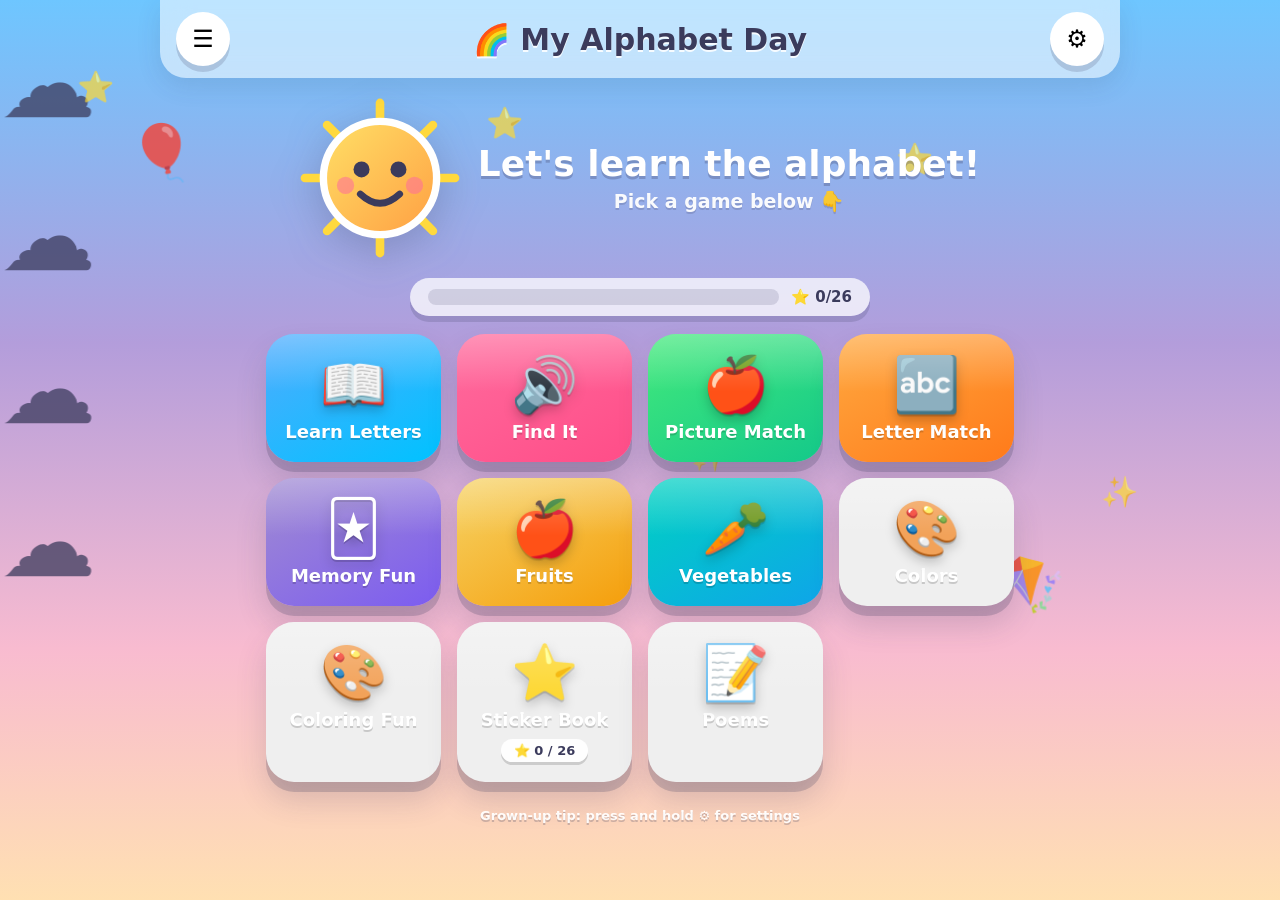
<file: index.html>
<!DOCTYPE html>
<html lang="en">
<head>
  <meta charset="utf-8">
  <meta name="viewport" content="width=device-width, initial-scale=1, maximum-scale=1, user-scalable=no, viewport-fit=cover">
  <title>My Alphabet Day — Alphabet Fun for Little Learners</title>
  <meta name="description" content="A colorful alphabet game for 3-year-olds, built around everyday essentials like milk, toothbrush and soap.">
  <meta name="theme-color" content="#aee9ff">
  <meta name="mobile-web-app-capable" content="yes">
  <meta name="apple-mobile-web-app-capable" content="yes">
  <meta name="apple-mobile-web-app-status-bar-style" content="default">
  <meta name="apple-mobile-web-app-title" content="Alphabet Day">
  <link rel="stylesheet" href="style.css">
</head>
<body>

  <div id="bg" aria-hidden="true"></div>

  <header id="topbar">
    <button id="menuBtn" class="icon-btn" aria-label="Menu">☰</button>
    <button id="backBtn" class="icon-btn hidden" aria-label="Go back">←</button>
    <h1 id="title">My Alphabet Day</h1>
    <button id="parentBtn" class="icon-btn" aria-label="Grown-up settings, press and hold">⚙️</button>
  </header>

  <div id="sidebarOverlay" class="sidebar-overlay hidden"></div>
  <aside id="sidebar" class="sidebar hidden">
    <div class="sidebar-header">
      <span class="sidebar-avatar" id="sidebarAvatar">👤</span>
      <div class="sidebar-user">
        <span class="sidebar-name" id="sidebarName">Guest</span>
        <span class="sidebar-status" id="sidebarStatus">Not logged in</span>
      </div>
      <button id="sidebarClose" class="sidebar-close" aria-label="Close menu">✕</button>
    </div>
    <nav class="sidebar-nav">
      <button class="sidebar-link" data-go="home">🏠 Home</button>
      <button class="sidebar-link" data-go="profile">👤 Profile</button>
      <button class="sidebar-link" data-go="fruits">🍎 Fruits</button>
      <button class="sidebar-link" data-go="vegetables">🥕 Vegetables</button>
      <button class="sidebar-link" data-go="colors">🎨 Colors</button>
      <button class="sidebar-link" data-go="poems">📝 Poems</button>
      <button class="sidebar-link" data-go="stickers">⭐ Stickers</button>
    </nav>
    <div class="sidebar-actions">
      <button id="sidebarLogin" class="sidebar-btn">🔑 Login / Switch Player</button>
      <button id="sidebarLogout" class="sidebar-btn hidden">🚪 Logout</button>
      <button id="sidebarSpeech" class="sidebar-btn">🔊 Speech: On</button>
      <button id="sidebarReset" class="sidebar-btn warn">🧹 Reset Progress</button>
    </div>
  </aside>

  <main id="screen"></main>

  <div id="fx" aria-hidden="true"></div>

  <div id="parentModal" class="modal hidden">
    <div class="modal-box">
      <h2>👨‍👩‍👧 Grown-ups only</h2>
      <p class="modal-note">Press and hold the ⚙️ button for 3 seconds to reopen this menu.</p>
      <button id="speechToggle" class="p-btn">🔊 Speech: On</button>
      <button id="switchBtn" class="p-btn hidden">🔄 Switch player</button>
      <button id="resetBtn" class="p-btn warn">🧹 Reset all progress</button>
      <button id="closeParent" class="p-btn plain">Close</button>
    </div>
  </div>

  <noscript>
    <p style="text-align:center;font-size:20px;padding:40px">Please enable JavaScript to play.</p>
  </noscript>

  <script src="data.js"></script>
  <script src="game.js"></script>
</body>
</html>
</file>
<file: style.css>
/* ============================================================
   My Alphabet Day — v2 playful redesign
   Sky-candy scene, gradient tiles, mascot, springy motion
   ============================================================ */

:root {
  --pink:   #ff6b9d;
  --yellow: #ffd93d;
  --green:  #6bcb77;
  --blue:   #4d96ff;
  --orange: #ff9f43;
  --purple: #a78bfa;
  --ink:    #3b3b5c;
  --paper:  #ffffff;
  --good:   #d9f7e2;
  --spring: cubic-bezier(0.34, 1.56, 0.64, 1);
  --shadow: 0 6px 0 rgba(59, 59, 92, 0.18);
}

* { box-sizing: border-box; -webkit-tap-highlight-color: transparent; }

html, body { height: 100%; }

body {
  margin: 0;
  font-family: ui-rounded, "SF Pro Rounded", "Segoe UI", system-ui, -apple-system, sans-serif;
  color: var(--ink);
  background: linear-gradient(180deg, #6ec6ff 0%, #b39ddb 38%, #f8bbd0 72%, #ffe0b2 100%);
  background-attachment: fixed;
  min-height: 100vh;
  user-select: none;
  -webkit-user-select: none;
  touch-action: manipulation;
  overflow-x: hidden;
}

button {
  font-family: inherit;
  touch-action: manipulation;
}
button:focus-visible { outline: 3px solid var(--blue); outline-offset: 2px; }

.hidden { display: none !important; }

/* ---------------- floating background scene ---------------- */

#bg {
  position: fixed;
  inset: 0;
  pointer-events: none;
  z-index: 0;
  overflow: hidden;
}

#bg .deco {
  position: absolute;
  top: -12%;
  will-change: transform;
  line-height: 1;
}
#bg .deco.cloud   { font-size: clamp(46px, 9vw, 96px); opacity: 0.75; animation: drift linear infinite; }
#bg .deco.balloon { font-size: clamp(30px, 5vw, 54px); opacity: 0.8;  animation: sway ease-in-out infinite alternate; }
#bg .deco.spark   { font-size: clamp(18px, 3vw, 30px); opacity: 0.7;  animation: twinkle ease-in-out infinite; }
#bg .deco.bubble {
  border-radius: 50%;
  background: radial-gradient(circle at 32% 30%, rgba(255, 255, 255, 0.9), rgba(255, 255, 255, 0.25));
  border: 2px solid rgba(255, 255, 255, 0.65);
  animation: rise linear infinite;
}

@keyframes drift {
  from { transform: translateX(-18vw); }
  to   { transform: translateX(118vw); }
}
@keyframes sway {
  from { transform: translateY(0) rotate(-6deg); }
  to   { transform: translateY(34px) rotate(6deg); }
}
@keyframes twinkle {
  0%, 100% { transform: scale(0.7); opacity: 0.35; }
  50%      { transform: scale(1.2); opacity: 0.9; }
}
@keyframes rise {
  from { transform: translateY(0); }
  to   { transform: translateY(-115vh); }
}

/* ---------------- top bar ---------------- */

#topbar {
  position: sticky;
  top: 0;
  z-index: 40;
  display: flex;
  align-items: center;
  gap: 12px;
  padding: max(12px, env(safe-area-inset-top)) 16px 12px;
  max-width: 960px;
  margin: 0 auto;
  background: rgba(255, 255, 255, 0.55);
  backdrop-filter: blur(14px);
  -webkit-backdrop-filter: blur(14px);
  border-radius: 0 0 26px 26px;
  box-shadow: 0 8px 24px rgba(59, 59, 92, 0.12);
}

#title {
  flex: 1;
  text-align: center;
  font-size: clamp(20px, 4vw, 30px);
  font-weight: 900;
  margin: 0;
  text-shadow: 0 2px 0 rgba(255, 255, 255, 0.85);
}

.icon-btn {
  width: 54px;
  height: 54px;
  flex: 0 0 54px;
  border: none;
  border-radius: 50%;
  background: var(--paper);
  box-shadow: var(--shadow);
  font-size: 24px;
  cursor: pointer;
  display: flex;
  align-items: center;
  justify-content: center;
  position: relative;
  overflow: hidden;
  transition: transform 0.15s var(--spring);
}
.icon-btn:active { transform: translateY(4px) scale(0.96); box-shadow: 0 2px 0 rgba(59, 59, 92, 0.18); }

.icon-btn.holding::after {
  content: "";
  position: absolute;
  inset: 0;
  background: rgba(77, 150, 255, 0.4);
  animation: fillHold 3s linear forwards;
}
@keyframes fillHold { from { clip-path: inset(0 100% 0 0); } to { clip-path: inset(0 0 0 0); } }

/* ---------------- screens ---------------- */

#screen {
  position: relative;
  z-index: 1;
  padding-bottom: max(48px, env(safe-area-inset-bottom));
  max-width: 960px;
  margin: 0 auto;
}
#screen > * { animation: fadeInUp 0.4s var(--spring) both; }

@keyframes fadeInUp {
  from { opacity: 0; transform: translateY(22px); }
  to   { opacity: 1; transform: translateY(0); }
}

/* ---------------- home hero ---------------- */

.hero {
  display: flex;
  align-items: center;
  gap: 18px;
  padding: 20px 20px 6px;
  flex-wrap: wrap;
  justify-content: center;
}

.mascot-svg {
  width: clamp(110px, 24vw, 160px);
  height: auto;
  filter: drop-shadow(0 10px 18px rgba(59, 59, 92, 0.25));
  animation: bob 3s ease-in-out infinite;
}
@keyframes bob {
  0%, 100% { transform: translateY(0) rotate(-2deg); }
  50%      { transform: translateY(-12px) rotate(2deg); }
}

.hero-text { text-align: center; }
.hero-title {
  font-size: clamp(24px, 5vw, 36px);
  font-weight: 900;
  color: #fff;
  text-shadow: 0 3px 0 rgba(59, 59, 92, 0.28);
  line-height: 1.15;
}
.hero-sub {
  margin-top: 6px;
  font-size: clamp(15px, 3vw, 19px);
  font-weight: 800;
  color: rgba(255, 255, 255, 0.95);
  text-shadow: 0 2px 0 rgba(59, 59, 92, 0.2);
}

.mini-progress {
  display: flex;
  align-items: center;
  gap: 12px;
  width: min(460px, calc(100% - 40px));
  margin: 14px auto 4px;
  background: rgba(255, 255, 255, 0.75);
  border-radius: 999px;
  padding: 10px 18px;
  box-shadow: var(--shadow);
}
.mini-bar {
  flex: 1;
  height: 16px;
  border-radius: 999px;
  background: rgba(59, 59, 92, 0.15);
  overflow: hidden;
}
.mini-fill {
  height: 100%;
  border-radius: 999px;
  background: linear-gradient(90deg, #ffd93d, #ff9f43);
  box-shadow: inset 0 -3px 0 rgba(0, 0, 0, 0.12);
  transition: width 0.6s var(--spring);
}
.mini-progress .mini-label { font-weight: 900; font-size: 15px; white-space: nowrap; }

/* ---------------- mode tiles ---------------- */

.mode-grid {
  display: grid;
  grid-template-columns: repeat(auto-fit, minmax(160px, 1fr));
  gap: 16px;
  max-width: 780px;
  margin: 18px auto 0;
  padding: 0 16px;
}

.mode-btn {
  border: none;
  cursor: pointer;
  border-radius: 28px;
  padding: 24px 12px 20px;
  color: #fff;
  font-weight: 900;
  font-size: 18px;
  display: flex;
  flex-direction: column;
  align-items: center;
  gap: 9px;
  position: relative;
  overflow: hidden;
  text-shadow: 0 2px 0 rgba(0, 0, 0, 0.16);
  box-shadow: 0 10px 0 rgba(59, 59, 92, 0.22), 0 18px 30px rgba(59, 59, 92, 0.18);
  transition: transform 0.18s var(--spring), box-shadow 0.18s;
  animation: tileIn 0.5s var(--spring) both;
}
.mode-btn:nth-child(1) { background: linear-gradient(150deg, #4facfe, #00c2ff); animation-delay: 0.03s; }
.mode-btn:nth-child(2) { background: linear-gradient(150deg, #ff6b9d, #ff4d88); animation-delay: 0.09s; }
.mode-btn:nth-child(3) { background: linear-gradient(150deg, #43e97b, #14c98a); animation-delay: 0.15s; }
.mode-btn:nth-child(4) { background: linear-gradient(150deg, #ffa940, #ff7a1a); animation-delay: 0.21s; }
.mode-btn:nth-child(5) { background: linear-gradient(150deg, #a18cd1, #7c5cf0); animation-delay: 0.27s; }
.mode-btn:nth-child(6) { background: linear-gradient(150deg, #f6d365, #f59e0b); animation-delay: 0.33s; }
.mode-btn:nth-child(7) { background: linear-gradient(150deg, #00d2c1, #0ea5e9); animation-delay: 0.39s; }

.mode-btn::after {
  content: "";
  position: absolute;
  inset: 0;
  background: linear-gradient(180deg, rgba(255, 255, 255, 0.28), transparent 45%);
  pointer-events: none;
}

.mode-btn:hover { transform: translateY(-4px) scale(1.02); }
.mode-btn:active {
  transform: translateY(6px) scale(0.97);
  box-shadow: 0 3px 0 rgba(59, 59, 92, 0.22), 0 8px 16px rgba(59, 59, 92, 0.16);
}

.mode-btn .m-emoji {
  font-size: 54px;
  line-height: 1;
  filter: drop-shadow(0 5px 6px rgba(0, 0, 0, 0.22));
  animation: float 3s ease-in-out infinite;
}
.mode-btn:nth-child(2n) .m-emoji { animation-delay: 0.5s; }
.mode-btn:nth-child(3n) .m-emoji { animation-delay: 1s; }

@keyframes tileIn {
  from { opacity: 0; transform: translateY(30px) scale(0.85); }
  to   { opacity: 1; transform: translateY(0) scale(1); }
}

.badge {
  background: rgba(255, 255, 255, 0.95);
  color: var(--ink);
  border-radius: 999px;
  font-size: 13px;
  padding: 4px 13px;
  text-shadow: none;
  box-shadow: 0 3px 0 rgba(0, 0, 0, 0.15);
}

.parent-tip {
  text-align: center;
  font-size: 13px;
  font-weight: 700;
  color: rgba(255, 255, 255, 0.95);
  text-shadow: 0 2px 0 rgba(59, 59, 92, 0.25);
  margin-top: 26px;
  padding: 0 16px;
}

/* ---------------- shared cards ---------------- */

.grid {
  max-width: 900px;
  margin: 0 auto;
  padding: 18px 16px 0;
  display: grid;
  gap: 13px;
}

.card {
  background: var(--paper);
  border: none;
  border-radius: 24px;
  box-shadow: var(--shadow);
  min-height: 96px;
  cursor: pointer;
  font-weight: 900;
  color: var(--ink);
  display: flex;
  flex-direction: column;
  align-items: center;
  justify-content: center;
  gap: 6px;
  padding: 12px 8px;
  font-size: 24px;
  position: relative;
  transition: transform 0.16s var(--spring), box-shadow 0.16s, background 0.15s;
}
.card:hover { transform: translateY(-3px); box-shadow: 0 10px 0 rgba(59, 59, 92, 0.16); }
.card:active { transform: scale(0.94); box-shadow: 0 3px 0 rgba(59, 59, 92, 0.18); }

.emoji-bubble {
  width: clamp(52px, 12vw, 68px);
  height: clamp(52px, 12vw, 68px);
  border-radius: 50%;
  display: flex;
  align-items: center;
  justify-content: center;
  font-size: clamp(30px, 7vw, 40px);
  background: var(--soft, #eef2ff);
  box-shadow: inset 0 -4px 0 rgba(59, 59, 92, 0.08);
}
.card .letter {
  font-size: clamp(22px, 5vw, 30px);
  line-height: 1;
  color: var(--accent, var(--ink));
}
.card .word { font-size: 13px; font-weight: 800; opacity: 0.6; }
.card .pair-emoji { font-size: clamp(34px, 9vw, 54px); line-height: 1.1; }
.card .lower { font-size: clamp(30px, 8vw, 44px); text-transform: lowercase; }

.card.right {
  background: var(--good);
  animation: pop 0.4s var(--spring);
  box-shadow: 0 0 0 5px rgba(107, 203, 119, 0.55), var(--shadow);
}

@keyframes pop {
  0%   { transform: scale(1); }
  45%  { transform: scale(1.14); }
  100% { transform: scale(1); }
}

/* ---------------- learn mode ---------------- */

.learn-grid { grid-template-columns: repeat(auto-fill, minmax(92px, 1fr)); }

.learn-card { animation: bounceIn 0.5s var(--spring) both; }
.learn-card .emoji-bubble { animation: float 3.4s ease-in-out infinite; }

.overlay {
  position: fixed;
  inset: 0;
  background: rgba(45, 45, 74, 0.6);
  backdrop-filter: blur(4px);
  -webkit-backdrop-filter: blur(4px);
  display: flex;
  align-items: center;
  justify-content: center;
  z-index: 50;
  padding: 20px;
  animation: fadeIn 0.2s;
}

.popup {
  background: var(--paper);
  border-radius: 36px;
  padding: 34px 32px 28px;
  text-align: center;
  max-width: 430px;
  width: 100%;
  position: relative;
  box-shadow: 0 26px 70px rgba(25, 25, 50, 0.45);
  animation: bounceIn 0.45s var(--spring);
}

.close-btn {
  position: absolute;
  top: -16px;
  right: -16px;
  width: 58px;
  height: 58px;
  border: 4px solid #fff;
  border-radius: 50%;
  background: var(--pink);
  color: #fff;
  font-size: 24px;
  font-weight: 900;
  box-shadow: 0 6px 0 rgba(59, 59, 92, 0.25);
  cursor: pointer;
  transition: transform 0.15s var(--spring);
}
.close-btn:active { transform: translateY(5px) scale(0.95); }

.learn-emoji {
  width: clamp(130px, 34vw, 180px);
  height: clamp(130px, 34vw, 180px);
  margin: 0 auto;
  border-radius: 50%;
  display: flex;
  align-items: center;
  justify-content: center;
  font-size: clamp(74px, 19vw, 110px);
  background: radial-gradient(circle at 32% 26%, #fff, var(--soft, #ffe4ee));
  box-shadow: inset 0 -8px 0 rgba(59, 59, 92, 0.07), 0 10px 24px rgba(59, 59, 92, 0.14);
  animation: bob 2.6s ease-in-out infinite;
}

.learn-letter {
  font-size: clamp(66px, 16vw, 112px);
  font-weight: 900;
  line-height: 1;
  margin-top: 12px;
  background: linear-gradient(135deg, #ff6b9d 0%, #ff9f43 30%, #ffd93d 55%, #6bcb77 80%, #4d96ff 100%);
  -webkit-background-clip: text;
  background-clip: text;
  color: transparent;
  filter: drop-shadow(0 5px 0 rgba(59, 59, 92, 0.15));
}

.learn-word {
  display: inline-block;
  margin-top: 10px;
  font-size: clamp(22px, 5vw, 30px);
  font-weight: 900;
  color: #fff;
  background: var(--accent, var(--pink));
  padding: 7px 24px;
  border-radius: 999px;
  box-shadow: 0 5px 0 rgba(59, 59, 92, 0.18);
}

.hint {
  margin-top: 14px;
  font-size: 14px;
  font-weight: 800;
  color: rgba(59, 59, 92, 0.6);
  animation: twinkle 1.8s ease-in-out infinite;
}

/* ---------------- find it ---------------- */

.find-wrap {
  max-width: 780px;
  margin: 0 auto;
  padding: 16px 16px 0;
  display: flex;
  flex-direction: column;
  align-items: center;
  gap: 20px;
}

.ask-row {
  display: flex;
  align-items: flex-start;
  gap: 12px;
  width: 100%;
  justify-content: center;
}

.ask-avatar {
  width: clamp(56px, 13vw, 74px);
  height: clamp(56px, 13vw, 74px);
  flex: 0 0 auto;
  border-radius: 50%;
  background: radial-gradient(circle at 32% 26%, #fff, #ffe4ee);
  border: 4px solid #fff;
  box-shadow: var(--shadow);
  display: flex;
  align-items: center;
  justify-content: center;
  font-size: clamp(30px, 7vw, 42px);
  animation: bob 2.8s ease-in-out infinite;
}

.speech-bubble {
  position: relative;
  background: var(--paper);
  border-radius: 24px;
  padding: 14px 18px;
  box-shadow: var(--shadow);
  display: flex;
  align-items: center;
  gap: 14px;
  flex-wrap: wrap;
  justify-content: center;
  max-width: 480px;
}
.speech-bubble::before {
  content: "";
  position: absolute;
  left: -11px;
  top: 20px;
  border: 11px solid transparent;
  border-right-color: var(--paper);
}

.prompt-text {
  font-size: clamp(18px, 4vw, 26px);
  font-weight: 900;
}

.repeat-btn {
  width: 60px;
  height: 60px;
  flex: 0 0 60px;
  border: none;
  border-radius: 50%;
  background: linear-gradient(150deg, #4facfe, #00c2ff);
  color: #fff;
  font-size: 27px;
  cursor: pointer;
  box-shadow: 0 6px 0 rgba(59, 59, 92, 0.28);
  transition: transform 0.15s var(--spring);
}
.repeat-btn:active { transform: translateY(5px) scale(0.95); box-shadow: 0 1px 0 rgba(59, 59, 92, 0.28); }
.repeat-btn.small { width: 52px; height: 52px; flex-basis: 52px; font-size: 23px; }

.choice-grid {
  display: grid;
  grid-template-columns: repeat(auto-fit, minmax(126px, 1fr));
  gap: 15px;
  width: 100%;
}
.choice-grid .card { min-height: 158px; }

/* ---------------- level stars ---------------- */

.level-stars { display: flex; gap: 7px; align-items: center; }
.level-stars .star {
  font-size: 24px;
  line-height: 1;
  filter: grayscale(1) opacity(0.45);
  transition: transform 0.3s var(--spring);
}
.level-stars .star.on {
  filter: none;
  animation: twinkle 1.6s ease-in-out infinite;
}
.level-stars .star.on:nth-child(2) { animation-delay: 0.25s; }
.level-stars .star.on:nth-child(3) { animation-delay: 0.5s; }
.level-stars .star.on:nth-child(4) { animation-delay: 0.75s; }

/* ---------------- matching games ---------------- */

.match-wrap {
  max-width: 760px;
  margin: 0 auto;
  padding: 16px 16px 0;
  display: flex;
  flex-direction: column;
  align-items: center;
  gap: 18px;
}

.match-head { display: flex; align-items: center; gap: 16px; justify-content: center; }

.match-board {
  display: flex;
  gap: clamp(14px, 5vw, 34px);
  justify-content: center;
  width: 100%;
}

.match-col-wrap {
  flex: 1;
  max-width: 250px;
  display: flex;
  flex-direction: column;
  gap: 10px;
  background: rgba(255, 255, 255, 0.42);
  border: 3px solid rgba(255, 255, 255, 0.75);
  border-radius: 28px;
  padding: 14px 14px 16px;
  backdrop-filter: blur(6px);
  -webkit-backdrop-filter: blur(6px);
  box-shadow: 0 10px 26px rgba(59, 59, 92, 0.12);
}

.col-chip {
  align-self: center;
  font-size: 26px;
  background: var(--paper);
  border-radius: 999px;
  padding: 6px 18px;
  box-shadow: var(--shadow);
  animation: pop 0.4s var(--spring);
}

.match-col { display: flex; flex-direction: column; gap: 12px; }
.match-col .card { min-height: 82px; font-size: 34px; }

.match-col .card.selected {
  background: var(--yellow);
  transform: scale(1.06) rotate(-1.5deg);
  box-shadow: 0 0 0 5px rgba(255, 217, 61, 0.55), var(--shadow);
}

.match-col .card.matched {
  background: var(--good);
  opacity: 0.85;
  box-shadow: none;
  transform: none;
  pointer-events: none;
  position: relative;
}
.match-col .card.matched::after {
  content: "✅";
  position: absolute;
  top: 6px;
  right: 8px;
  font-size: 18px;
  animation: pop 0.4s var(--spring);
}

/* ---------------- memory ---------------- */

.mem-wrap {
  display: flex;
  flex-direction: column;
  align-items: center;
  gap: 18px;
  padding: 16px 16px 0;
}

.memory-grid {
  display: grid;
  grid-template-columns: repeat(4, 1fr);
  gap: 13px;
  max-width: 490px;
  width: 100%;
}

.mem-card {
  position: relative;
  aspect-ratio: 1;
  min-height: 68px;
  border: none;
  background: transparent;
  cursor: pointer;
  padding: 0;
  perspective: 750px;
  transform: rotate(var(--rot, 0deg));
  transition: transform 0.2s var(--spring);
}
.mem-card:active { transform: rotate(var(--rot, 0deg)) scale(0.94); }

.mem-inner {
  position: absolute;
  inset: 0;
  transform-style: preserve-3d;
  transition: transform 0.4s var(--spring);
}
.mem-card.flipped .mem-inner,
.mem-card.done .mem-inner { transform: rotateY(180deg); }

.mem-face {
  position: absolute;
  inset: 0;
  backface-visibility: hidden;
  -webkit-backface-visibility: hidden;
  border-radius: 20px;
  display: flex;
  align-items: center;
  justify-content: center;
  font-weight: 900;
  box-shadow: var(--shadow);
}

.mem-back {
  background:
    radial-gradient(circle at 22% 28%, rgba(255, 255, 255, 0.35) 0 14%, transparent 15%),
    radial-gradient(circle at 74% 64%, rgba(255, 255, 255, 0.3) 0 12%, transparent 13%),
    linear-gradient(140deg, #a18cd1, #6d5ef0);
  color: #fff;
  font-size: clamp(26px, 7vw, 38px);
  border: 3px solid rgba(255, 255, 255, 0.65);
}

.mem-front {
  background: var(--paper);
  transform: rotateY(180deg);
  font-size: clamp(28px, 8vw, 46px);
  border: 3px solid #fff;
}

.mem-card.done { pointer-events: none; }
.mem-card.done .mem-front { background: var(--good); border-color: #b7ecc8; }
.mem-card.done { animation: pop 0.4s var(--spring); }

/* ---------------- sticker book ---------------- */

.sticker-wrap {
  max-width: 880px;
  margin: 0 auto;
  padding: 16px 16px 0;
  display: flex;
  flex-direction: column;
  align-items: center;
  gap: 20px;
}

.progress-wrap {
  width: min(480px, 100%);
  background: rgba(255, 255, 255, 0.8);
  border-radius: 999px;
  padding: 12px 20px;
  box-shadow: var(--shadow);
  display: flex;
  flex-direction: column;
  gap: 8px;
}
.progress-bar {
  height: 20px;
  border-radius: 999px;
  background: rgba(59, 59, 92, 0.15);
  overflow: hidden;
  box-shadow: inset 0 3px 5px rgba(59, 59, 92, 0.18);
}
.progress-fill {
  height: 100%;
  border-radius: 999px;
  background: linear-gradient(90deg, #ffd93d, #ff9f43, #ff6b9d);
  background-size: 200% 100%;
  animation: shimmer 2.4s linear infinite;
  box-shadow: inset 0 -4px 0 rgba(0, 0, 0, 0.12);
  transition: width 0.7s var(--spring);
}
@keyframes shimmer { to { background-position: 200% 0; } }
.progress-label { text-align: center; font-weight: 900; font-size: clamp(16px, 4vw, 20px); }

.sticker-grid {
  display: grid;
  grid-template-columns: repeat(auto-fill, minmax(84px, 1fr));
  gap: 14px;
  width: 100%;
}

.sticker {
  border: 4px solid var(--accent, #ffd93d);
  border-radius: 50%;
  aspect-ratio: 1;
  background: radial-gradient(circle at 32% 26%, #fff, var(--soft, #fff7dd));
  box-shadow: 0 7px 0 rgba(59, 59, 92, 0.16), 0 14px 22px rgba(59, 59, 92, 0.12);
  display: flex;
  flex-direction: column;
  align-items: center;
  justify-content: center;
  gap: 1px;
  cursor: pointer;
  font-weight: 900;
  min-height: 84px;
  padding: 6px;
  transition: transform 0.18s var(--spring);
}
.sticker:hover { transform: translateY(-4px) rotate(-3deg); }
.sticker:active { transform: scale(0.92); }
.sticker .s-emoji { font-size: clamp(30px, 7vw, 40px); line-height: 1; }
.sticker .s-letter { font-size: 15px; color: var(--accent, var(--ink)); }

.sticker.locked {
  border-style: dashed;
  border-color: rgba(59, 59, 92, 0.3);
  background: rgba(255, 255, 255, 0.4);
  color: rgba(59, 59, 92, 0.45);
  cursor: default;
  box-shadow: none;
}
.sticker.locked .s-emoji { filter: grayscale(1); opacity: 0.3; }
.sticker.locked .s-letter { color: rgba(59, 59, 92, 0.45); }
.sticker.locked::after {
  content: "🔒";
  position: absolute;
  font-size: 14px;
  transform: translate(26px, -24px);
}
.sticker { position: relative; }

/* ---------------- poems ---------------- */

.poem-list {
  max-width: 640px;
  margin: 0 auto;
  padding: 18px 16px 0;
  display: flex;
  flex-direction: column;
  gap: 15px;
}

.poem-card {
  border: none;
  border-radius: 26px;
  padding: 18px 22px;
  display: flex;
  align-items: center;
  gap: 16px;
  cursor: pointer;
  color: #fff;
  font-weight: 900;
  text-align: left;
  position: relative;
  overflow: hidden;
  background: var(--accent, #4d96ff);
  box-shadow: 0 10px 0 rgba(59, 59, 92, 0.22), 0 16px 28px rgba(59, 59, 92, 0.16);
  text-shadow: 0 2px 0 rgba(0, 0, 0, 0.18);
  transition: transform 0.18s var(--spring), box-shadow 0.18s;
  animation: tileIn 0.5s var(--spring) both;
}
.poem-card:nth-child(1) { animation-delay: 0.03s; }
.poem-card:nth-child(2) { animation-delay: 0.1s; }
.poem-card:nth-child(3) { animation-delay: 0.17s; }
.poem-card:nth-child(4) { animation-delay: 0.24s; }

.poem-card::after {
  content: "";
  position: absolute;
  inset: 0;
  background: linear-gradient(180deg, rgba(255, 255, 255, 0.28), transparent 52%);
  pointer-events: none;
}

.poem-card:hover { transform: translateY(-4px); }
.poem-card:active {
  transform: translateY(6px) scale(0.98);
  box-shadow: 0 3px 0 rgba(59, 59, 92, 0.22), 0 8px 16px rgba(59, 59, 92, 0.14);
}

.poem-emoji {
  font-size: 42px;
  line-height: 1;
  filter: drop-shadow(0 4px 5px rgba(0, 0, 0, 0.28));
  animation: float 3s ease-in-out infinite;
}
.poem-texts { display: flex; flex-direction: column; gap: 4px; }
.poem-title { font-size: clamp(17px, 4vw, 23px); line-height: 1.15; }
.poem-meta { font-size: 13px; font-weight: 700; opacity: 0.92; text-shadow: none; }

/* --- poem reader --- */

.poem-reader {
  max-width: 680px;
  margin: 0 auto;
  padding: 16px 16px 0;
  display: flex;
  flex-direction: column;
  align-items: center;
  gap: 16px;
}

.reader-head {
  display: flex;
  align-items: center;
  gap: 14px;
  justify-content: center;
  flex-wrap: wrap;
}

.reader-title {
  background: rgba(255, 255, 255, 0.88);
  padding: 11px 24px;
  border-radius: 999px;
  font-weight: 900;
  font-size: clamp(16px, 4vw, 22px);
  box-shadow: var(--shadow);
}

.poem-lines { display: flex; flex-direction: column; gap: 9px; width: 100%; }

.poem-line {
  background: rgba(255, 255, 255, 0.78);
  border: 3px solid rgba(255, 255, 255, 0.92);
  border-radius: 18px;
  padding: 11px 16px;
  font-size: clamp(17px, 4.2vw, 24px);
  font-weight: 800;
  text-align: center;
  cursor: pointer;
  box-shadow: 0 4px 0 rgba(59, 59, 92, 0.12);
  transition: background 0.25s, transform 0.25s var(--spring), box-shadow 0.25s;
}
.poem-line:hover { transform: translateY(-2px); }
.poem-line.active {
  background: var(--yellow);
  border-color: #fff;
  transform: scale(1.035);
  box-shadow: 0 7px 0 rgba(59, 59, 92, 0.18);
}

.reader-hint {
  font-size: 14px;
  font-weight: 800;
  color: rgba(255, 255, 255, 0.96);
  text-shadow: 0 2px 0 rgba(59, 59, 92, 0.28);
  text-align: center;
  padding: 0 8px;
}

/* ---------------- profile picker ---------------- */

.profile-grid {
  display: grid;
  grid-template-columns: repeat(auto-fit, minmax(135px, 1fr));
  gap: 16px;
  max-width: 680px;
  margin: 0 auto;
  padding: 22px 16px 0;
}

.profile-card {
  border: none;
  border-radius: 28px;
  background: rgba(255, 255, 255, 0.92);
  box-shadow: var(--shadow);
  padding: 24px 10px 18px;
  display: flex;
  flex-direction: column;
  align-items: center;
  gap: 9px;
  cursor: pointer;
  font-weight: 900;
  font-size: 17px;
  color: var(--ink);
  transition: transform 0.18s var(--spring), box-shadow 0.18s;
  animation: tileIn 0.5s var(--spring) both;
}
.profile-card:hover { transform: translateY(-5px); }
.profile-card:active {
  transform: translateY(5px) scale(0.97);
  box-shadow: 0 3px 0 rgba(59, 59, 92, 0.18);
}

.profile-card .p-avatar {
  font-size: 52px;
  line-height: 1;
  filter: drop-shadow(0 5px 6px rgba(0, 0, 0, 0.2));
}

.profile-card.add {
  background: rgba(255, 255, 255, 0.4);
  border: 4px dashed rgba(255, 255, 255, 0.95);
  color: #fff;
  text-shadow: 0 2px 0 rgba(59, 59, 92, 0.25);
}
.profile-card.guest { background: rgba(255, 255, 255, 0.66); }

.profile-hint {
  text-align: center;
  font-weight: 800;
  font-size: 14px;
  color: rgba(255, 255, 255, 0.96);
  text-shadow: 0 2px 0 rgba(59, 59, 92, 0.25);
  padding: 18px 16px;
}

/* create-profile modal */

.name-input {
  border: 3px solid #e4e4f0;
  border-radius: 16px;
  padding: 14px 16px;
  font-size: 19px;
  font-weight: 800;
  width: 100%;
  text-align: center;
  font-family: inherit;
  color: var(--ink);
  background: #fafaff;
}
.name-input:focus { outline: none; border-color: var(--blue); background: #fff; }
.name-input.wobble { animation: wobble 0.5s; }

.avatar-picker {
  display: grid;
  grid-template-columns: repeat(4, 1fr);
  gap: 10px;
}
.avatar-opt {
  border: 3px solid transparent;
  border-radius: 16px;
  background: #f2f3fa;
  font-size: 30px;
  padding: 9px 4px;
  cursor: pointer;
  transition: transform 0.15s var(--spring), background 0.15s, border-color 0.15s;
}
.avatar-opt:active { transform: scale(0.9); }
.avatar-opt.sel {
  border-color: var(--blue);
  background: #e3efff;
  transform: scale(1.1);
  box-shadow: 0 4px 0 rgba(59, 59, 92, 0.15);
}

/* ---------------- sidebar ---------------- */

.sidebar-overlay {
  position: fixed;
  inset: 0;
  background: rgba(20, 20, 40, 0.45);
  backdrop-filter: blur(3px);
  z-index: 50;
  transition: opacity 0.25s;
}
.sidebar-overlay.hidden { opacity: 0; pointer-events: none; }

.sidebar {
  position: fixed;
  top: 0;
  left: 0;
  bottom: 0;
  width: 280px;
  max-width: 82vw;
  background: linear-gradient(180deg, #ffffff 0%, #f3f4ff 100%);
  box-shadow: 6px 0 30px rgba(59, 59, 92, 0.25);
  z-index: 60;
  display: flex;
  flex-direction: column;
  padding: 0;
  transform: translateX(-100%);
  transition: transform 0.3s var(--spring);
  border-radius: 0 28px 28px 0;
  overflow-y: auto;
}
.sidebar:not(.hidden) { transform: translateX(0); }

.sidebar-header {
  display: flex;
  align-items: center;
  gap: 12px;
  padding: 22px 18px 16px;
  background: linear-gradient(135deg, #6c5ce7, #a29bfe);
  color: #fff;
  border-radius: 0 0 0 0;
}
.sidebar-avatar {
  font-size: 46px;
  line-height: 1;
  filter: drop-shadow(0 4px 6px rgba(0,0,0,0.25));
}
.sidebar-user { flex: 1; display: flex; flex-direction: column; gap: 2px; }
.sidebar-name { font-size: 20px; font-weight: 900; }
.sidebar-status { font-size: 12px; font-weight: 700; opacity: 0.9; }
.sidebar-close {
  background: rgba(255,255,255,0.25);
  border: none;
  color: #fff;
  width: 34px;
  height: 34px;
  border-radius: 50%;
  font-size: 18px;
  font-weight: 900;
  cursor: pointer;
  display: grid;
  place-items: center;
}
.sidebar-close:active { transform: scale(0.9); }

.sidebar-nav {
  display: flex;
  flex-direction: column;
  gap: 6px;
  padding: 16px 12px 8px;
}
.sidebar-link {
  border: none;
  background: transparent;
  text-align: left;
  padding: 14px 16px;
  font-size: 17px;
  font-weight: 800;
  color: var(--ink);
  border-radius: 16px;
  cursor: pointer;
  transition: background 0.15s, transform 0.15s;
  display: flex;
  align-items: center;
  gap: 10px;
}
.sidebar-link:hover { background: rgba(108, 92, 231, 0.1); }
.sidebar-link:active { transform: scale(0.97); background: rgba(108, 92, 231, 0.18); }

.sidebar-actions {
  display: flex;
  flex-direction: column;
  gap: 8px;
  padding: 12px 12px 24px;
  margin-top: auto;
  border-top: 2px solid rgba(108, 92, 231, 0.1);
}
.sidebar-btn {
  border: none;
  background: rgba(108, 92, 231, 0.08);
  color: var(--ink);
  padding: 13px 16px;
  font-size: 15px;
  font-weight: 800;
  border-radius: 16px;
  cursor: pointer;
  text-align: left;
  transition: transform 0.15s, background 0.15s;
}
.sidebar-btn:active { transform: scale(0.97); }
.sidebar-btn.warn { background: rgba(255, 82, 82, 0.12); color: #c0392b; }
.sidebar-btn.hidden { display: none; }

/* ---------------- auth (login / signup) ---------------- */

.auth-wrap {
  display: flex;
  justify-content: center;
  padding: 20px 16px;
}

.auth-box {
  background: rgba(255, 255, 255, 0.95);
  border-radius: 28px;
  padding: 30px 24px;
  max-width: 420px;
  width: 100%;
  box-shadow: var(--shadow);
  display: flex;
  flex-direction: column;
  gap: 14px;
  animation: tileIn 0.5s var(--spring) both;
}

.auth-box h2 {
  text-align: center;
  font-size: 24px;
  margin: 0 0 6px;
  color: var(--ink);
}

.auth-input {
  border: 3px solid #e4e4f0;
  border-radius: 16px;
  padding: 14px 16px;
  font-size: 17px;
  font-weight: 700;
  width: 100%;
  font-family: inherit;
  color: var(--ink);
  background: #fafaff;
  transition: border-color 0.15s, background 0.15s;
}
.auth-input:focus { outline: none; border-color: var(--blue); background: #fff; }

.auth-submit {
  width: 100%;
  padding: 16px;
  font-size: 18px;
  margin-top: 4px;
}

.auth-guest {
  width: 100%;
  background: rgba(108, 92, 231, 0.08);
}

.auth-switch {
  text-align: center;
  font-size: 14px;
  font-weight: 700;
  color: var(--ink);
  opacity: 0.8;
  margin: 0;
}
.auth-switch a {
  color: var(--blue);
  text-decoration: none;
  font-weight: 900;
}
.auth-switch a:hover { text-decoration: underline; }

/* ---------------- coloring ---------------- */

.coloring-wrap {
  display: flex;
  flex-direction: column;
  gap: 16px;
  padding: 10px 12px 24px;
  max-width: 720px;
  margin: 0 auto;
}

.color-palette {
  display: flex;
  flex-wrap: wrap;
  gap: 10px;
  justify-content: center;
  padding: 12px;
  background: rgba(255, 255, 255, 0.85);
  border-radius: 20px;
  box-shadow: var(--shadow);
}

.color-swatch {
  width: 44px;
  height: 44px;
  border-radius: 50%;
  border: 4px solid transparent;
  cursor: pointer;
  transition: transform 0.15s var(--spring), border-color 0.15s;
  box-shadow: 0 3px 0 rgba(59, 59, 92, 0.15);
}
.color-swatch:active { transform: scale(0.9); }
.color-swatch.sel {
  border-color: var(--ink);
  transform: scale(1.15);
  box-shadow: 0 4px 0 rgba(59, 59, 92, 0.25);
}

.coloring-grid {
  display: grid;
  grid-template-columns: repeat(auto-fit, minmax(120px, 1fr));
  gap: 14px;
}

.coloring-card {
  background: rgba(255, 255, 255, 0.9);
  border-radius: 22px;
  padding: 16px 8px;
  text-align: center;
  box-shadow: var(--shadow);
  display: flex;
  flex-direction: column;
  align-items: center;
  gap: 8px;
  animation: tileIn 0.5s var(--spring) both;
}

.coloring-emoji {
  font-size: 64px;
  line-height: 1;
  cursor: pointer;
  transition: transform 0.15s, background 0.2s;
  border-radius: 50%;
  padding: 8px;
}
.coloring-emoji:active { transform: scale(0.9); }

.coloring-name {
  font-size: 15px;
  font-weight: 900;
  color: var(--ink);
}

.coloring-hint {
  text-align: center;
  font-size: 14px;
  font-weight: 800;
  color: rgba(255, 255, 255, 0.96);
  text-shadow: 0 2px 0 rgba(59, 59, 92, 0.25);
  padding: 8px;
}

/* ---------------- profile view ---------------- */

.profile-view {
  display: flex;
  flex-direction: column;
  gap: 16px;
  padding: 10px 12px 24px;
  max-width: 480px;
  margin: 0 auto;
}

.profile-card-view {
  background: linear-gradient(135deg, #6c5ce7, #a29bfe);
  border-radius: 28px;
  padding: 30px 20px;
  text-align: center;
  color: #fff;
  box-shadow: var(--shadow);
  animation: tileIn 0.5s var(--spring) both;
}

.pv-avatar { font-size: 72px; line-height: 1; margin-bottom: 8px; }
.pv-name { font-size: 26px; font-weight: 900; margin-bottom: 4px; }
.pv-email { font-size: 14px; opacity: 0.9; margin-bottom: 4px; }
.pv-joined { font-size: 13px; opacity: 0.8; }

.forgot-result {
  background: rgba(108, 92, 231, 0.1);
  border-radius: 16px;
  padding: 14px;
  margin-top: 8px;
}

.auth-remember {
  display: flex;
  align-items: center;
  gap: 8px;
  font-size: 14px;
  font-weight: 700;
  color: var(--ink);
  cursor: pointer;
}
.auth-remember input { width: 18px; height: 18px; }

/* ---------------- fruits & vegetables ---------------- */

.fv-wrap {
  padding: 10px 12px 24px;
  max-width: 720px;
  margin: 0 auto;
}

.fv-grid {
  display: grid;
  grid-template-columns: repeat(auto-fit, minmax(110px, 1fr));
  gap: 14px;
}

.fv-card {
  background: rgba(255, 255, 255, 0.92);
  border: none;
  border-radius: 22px;
  padding: 16px 8px;
  text-align: center;
  box-shadow: var(--shadow);
  display: flex;
  flex-direction: column;
  align-items: center;
  gap: 6px;
  cursor: pointer;
  transition: transform 0.18s var(--spring);
  animation: tileIn 0.5s var(--spring) both;
}
.fv-card:hover { transform: translateY(-4px); }
.fv-card:active { transform: scale(0.95); }

.fv-emoji { font-size: 52px; line-height: 1; }
.fv-name { font-size: 15px; font-weight: 900; color: var(--ink); }

/* ---------------- colors ---------------- */

.colors-wrap {
  padding: 10px 12px 24px;
  max-width: 720px;
  margin: 0 auto;
}

.colors-grid {
  display: grid;
  grid-template-columns: repeat(auto-fit, minmax(120px, 1fr));
  gap: 14px;
}

.color-card {
  background: rgba(255, 255, 255, 0.92);
  border: none;
  border-radius: 22px;
  padding: 16px 8px;
  text-align: center;
  box-shadow: var(--shadow);
  display: flex;
  flex-direction: column;
  align-items: center;
  gap: 6px;
  cursor: pointer;
  transition: transform 0.18s var(--spring);
  animation: tileIn 0.5s var(--spring) both;
}
.color-card:hover { transform: translateY(-4px); }
.color-card:active { transform: scale(0.95); }

.color-swatch-big {
  width: 60px;
  height: 60px;
  border-radius: 50%;
  border: 4px solid rgba(59, 59, 92, 0.15);
  box-shadow: 0 4px 0 rgba(59, 59, 92, 0.12);
}
.color-name { font-size: 16px; font-weight: 900; color: var(--ink); }
.color-emoji { font-size: 24px; }

/* ---------------- fx: confetti + toasts ---------------- */

#fx {
  position: fixed;
  inset: 0;
  pointer-events: none;
  z-index: 100;
  overflow: hidden;
}

.confetti {
  position: absolute;
  top: -26px;
  width: 14px;
  height: 14px;
  border-radius: 3px;
  animation: fall linear forwards;
}
.confetti.emoji {
  background: none !important;
  border-radius: 0;
  font-size: 24px;
  width: auto;
  height: auto;
}
@keyframes fall {
  to { transform: translateY(112vh) rotate(760deg); opacity: 0.85; }
}

.toast {
  position: absolute;
  left: 50%;
  top: 15%;
  transform: translateX(-50%);
  background: var(--paper);
  border: 4px solid var(--yellow);
  padding: 14px 28px;
  border-radius: 999px;
  font-weight: 900;
  font-size: clamp(18px, 4vw, 26px);
  box-shadow: 0 14px 38px rgba(0, 0, 0, 0.3);
  white-space: nowrap;
  animation: toastPop 1.5s var(--spring) both;
}
@keyframes toastPop {
  0%   { transform: translateX(-50%) scale(0.3); opacity: 0; }
  14%  { transform: translateX(-50%) scale(1.1); opacity: 1; }
  24%  { transform: translateX(-50%) scale(1); opacity: 1; }
  80%  { transform: translateX(-50%) scale(1); opacity: 1; }
  100% { transform: translateX(-50%) scale(0.94); opacity: 0; }
}

/* ---------------- parent modal ---------------- */

.modal {
  position: fixed;
  inset: 0;
  background: rgba(30, 30, 50, 0.55);
  z-index: 60;
  display: flex;
  align-items: center;
  justify-content: center;
  padding: 20px;
}

.modal-box {
  background: var(--paper);
  border-radius: 30px;
  padding: 28px;
  max-width: 400px;
  width: 100%;
  display: flex;
  flex-direction: column;
  gap: 14px;
  box-shadow: 0 24px 70px rgba(0, 0, 0, 0.4);
  animation: bounceIn 0.4s var(--spring);
}
.modal-box h2 { margin: 0; font-size: 24px; font-weight: 900; }
.modal-note { margin: 0; font-size: 14px; opacity: 0.7; }

.p-btn {
  border: none;
  border-radius: 18px;
  padding: 17px;
  font-size: 17px;
  font-weight: 900;
  cursor: pointer;
  box-shadow: var(--shadow);
  background: var(--blue);
  color: #fff;
  transition: transform 0.15s var(--spring);
}
.p-btn:active { transform: translateY(5px); box-shadow: 0 2px 0 rgba(59, 59, 92, 0.18); }
.p-btn.warn { background: var(--pink); }
.p-btn.plain { background: #ececf4; color: var(--ink); }

/* ---------------- shared animations ---------------- */

@keyframes bounceIn {
  0%   { transform: scale(0.3); opacity: 0; }
  60%  { transform: scale(1.07); opacity: 1; }
  80%  { transform: scale(0.96); }
  100% { transform: scale(1); opacity: 1; }
}

@keyframes wobble {
  0%, 100% { transform: translateX(0); }
  20% { transform: translateX(-9px) rotate(-3deg); }
  40% { transform: translateX(8px) rotate(3deg); }
  60% { transform: translateX(-6px) rotate(-2deg); }
  80% { transform: translateX(5px) rotate(2deg); }
}

.card.wobble, .sticker.wobble { animation: wobble 0.5s; }

@keyframes float {
  0%, 100% { transform: translateY(0); }
  50% { transform: translateY(-8px); }
}

@keyframes fadeIn { from { opacity: 0; } to { opacity: 1; } }

/* ---------------- small screens ---------------- */

@media (max-width: 430px) {
  #topbar { gap: 8px; padding-left: 12px; padding-right: 12px; }
  .icon-btn { width: 48px; height: 48px; flex-basis: 48px; font-size: 21px; }
  .grid, .find-wrap, .match-wrap, .mem-wrap, .sticker-wrap { padding-left: 12px; padding-right: 12px; }
  .choice-grid { grid-template-columns: repeat(auto-fit, minmax(102px, 1fr)); }
  .choice-grid .card { min-height: 132px; }
  .match-col-wrap { padding: 10px 10px 13px; }
  .match-col .card { min-height: 72px; font-size: 30px; }
  .memory-grid { gap: 9px; }
  .speech-bubble::before { top: 16px; }
  .sticker-grid { gap: 11px; }
}

@media (prefers-reduced-motion: reduce) {
  *, *::before, *::after { animation-duration: 0.01ms !important; animation-iteration-count: 1 !important; transition-duration: 0.01ms !important; }
}
</file>
